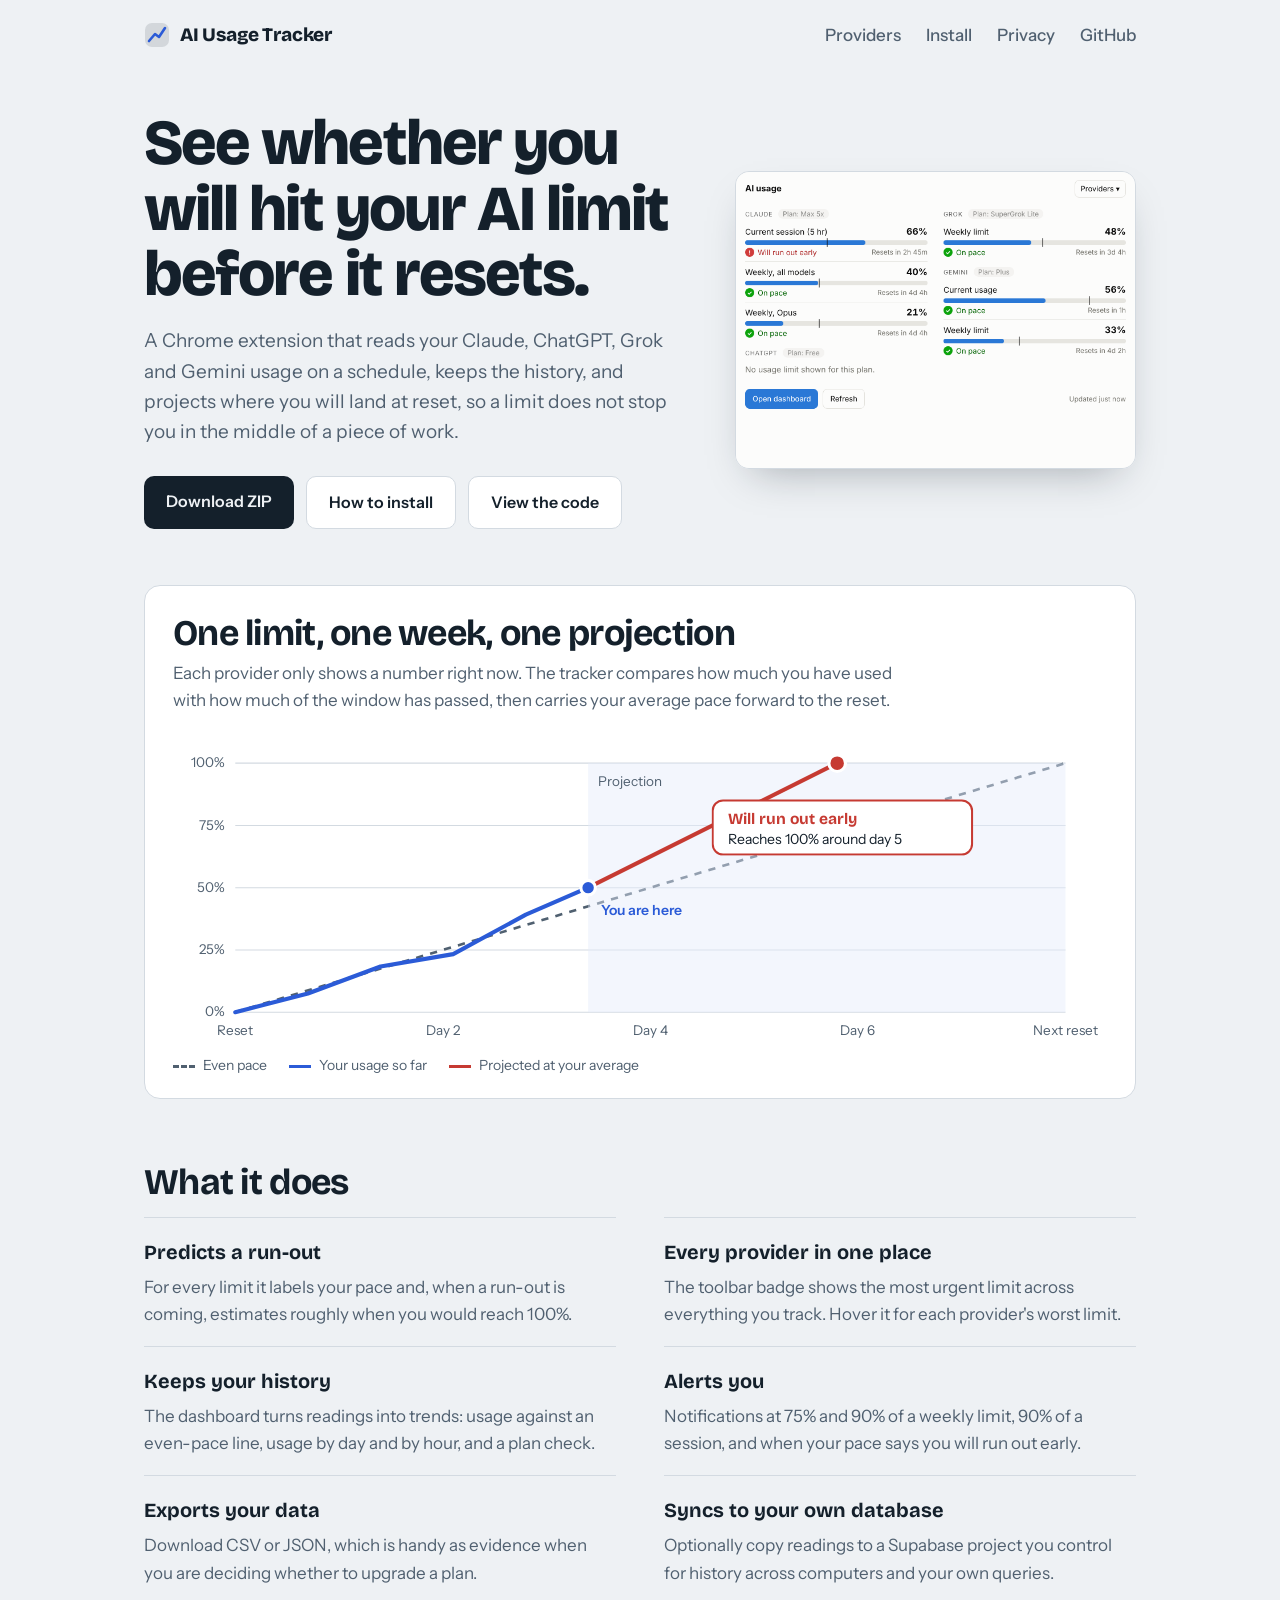
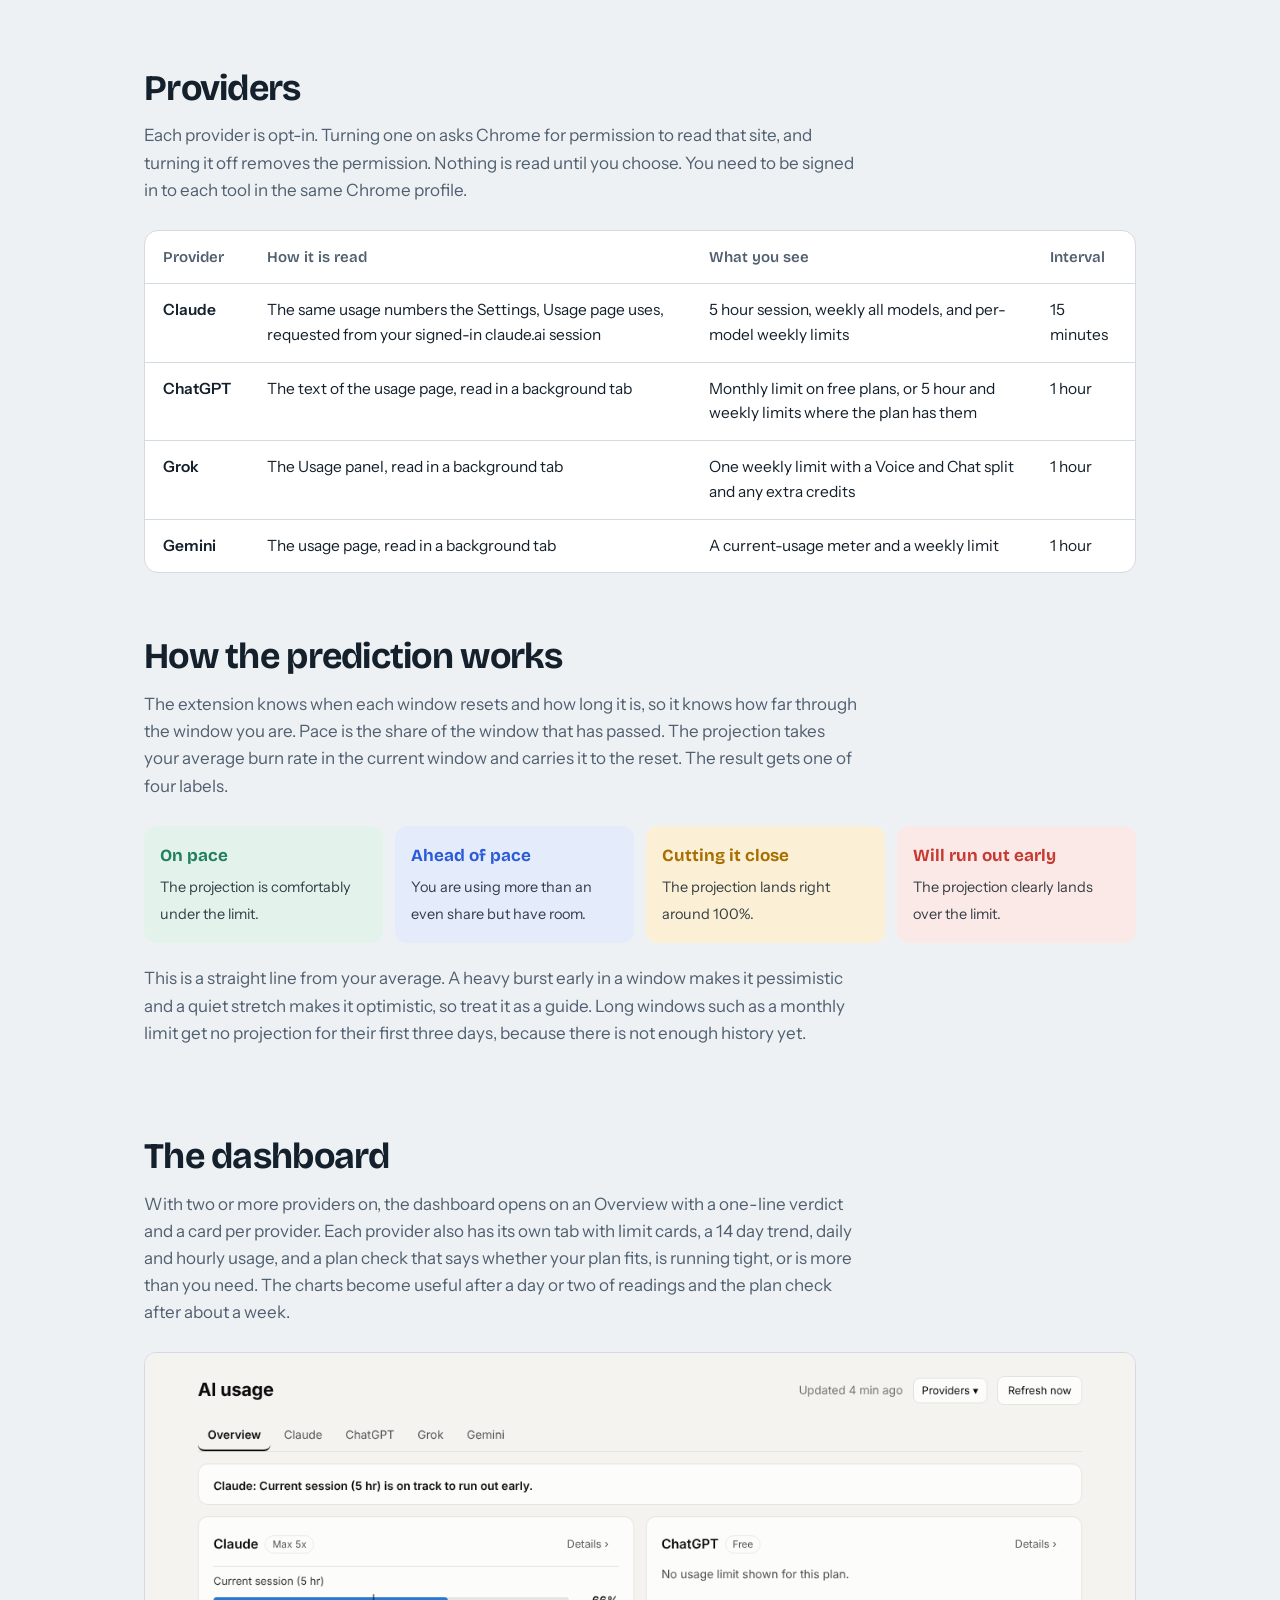
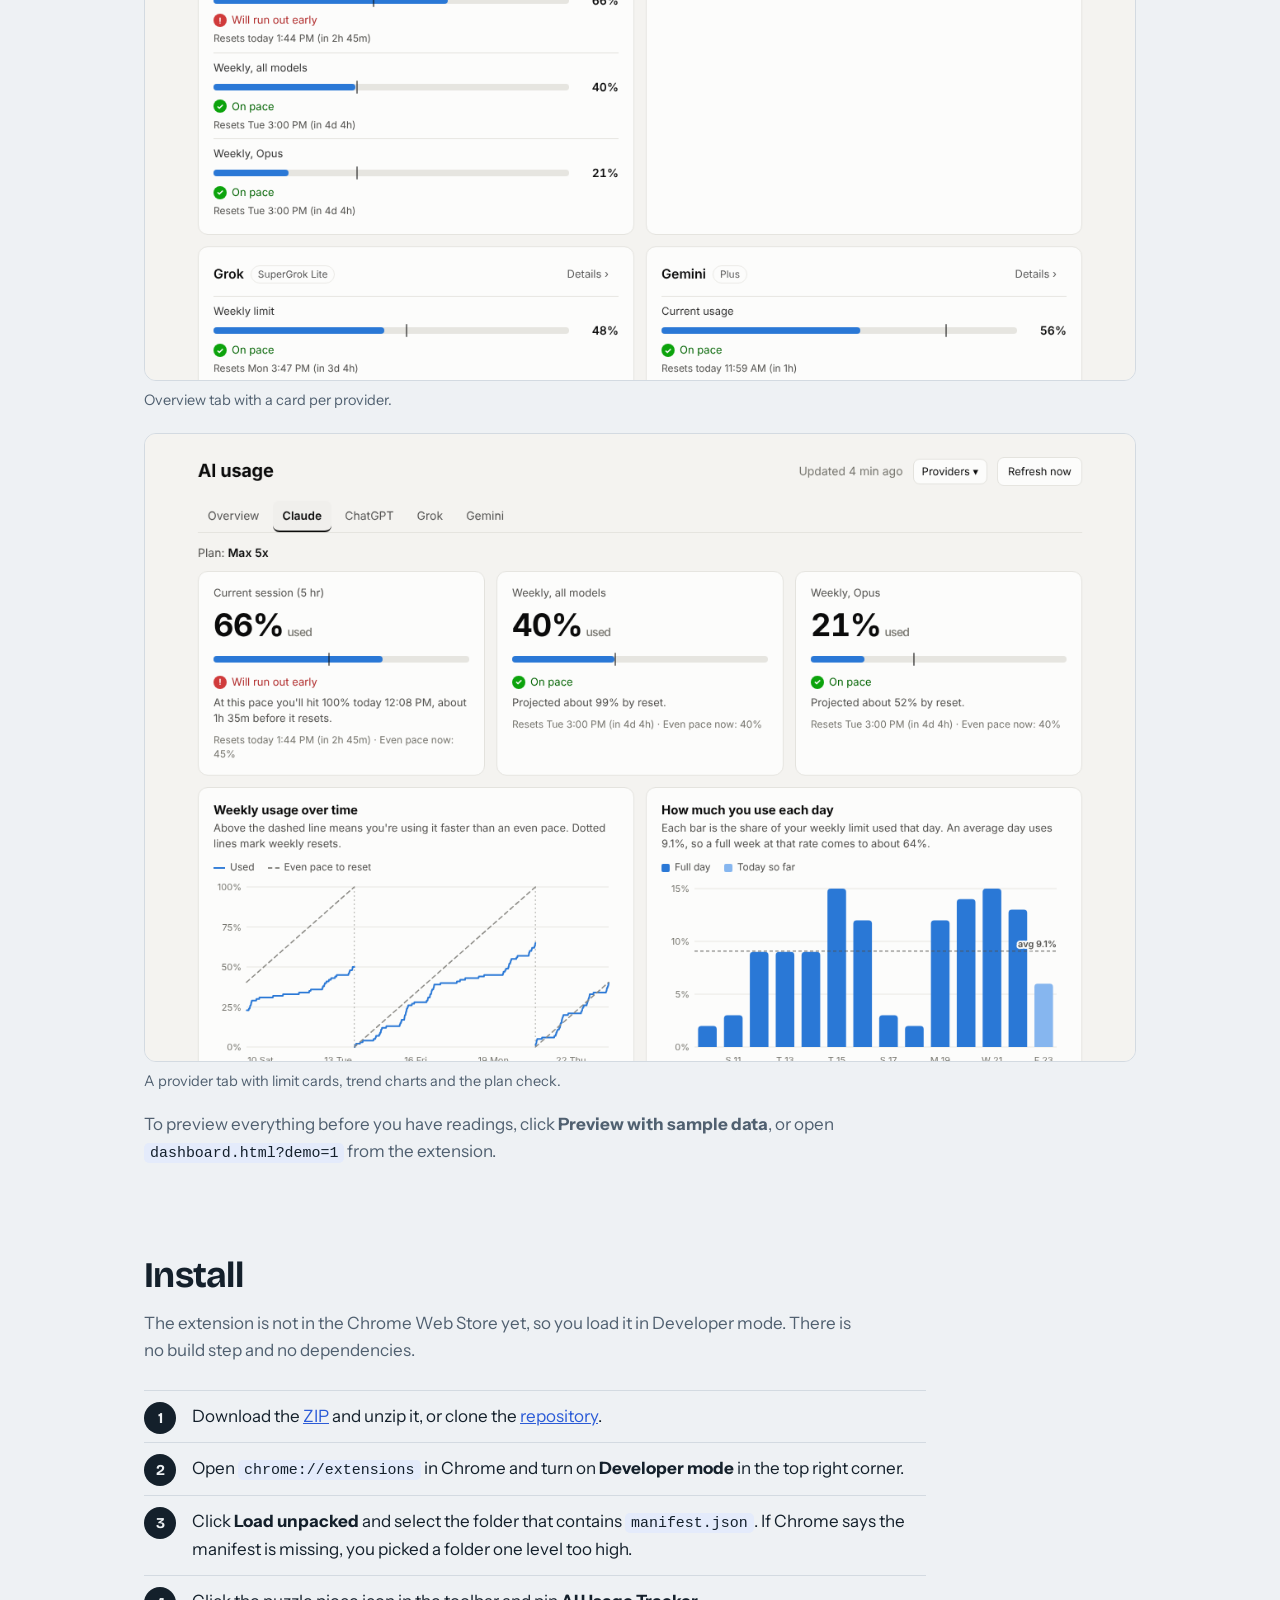
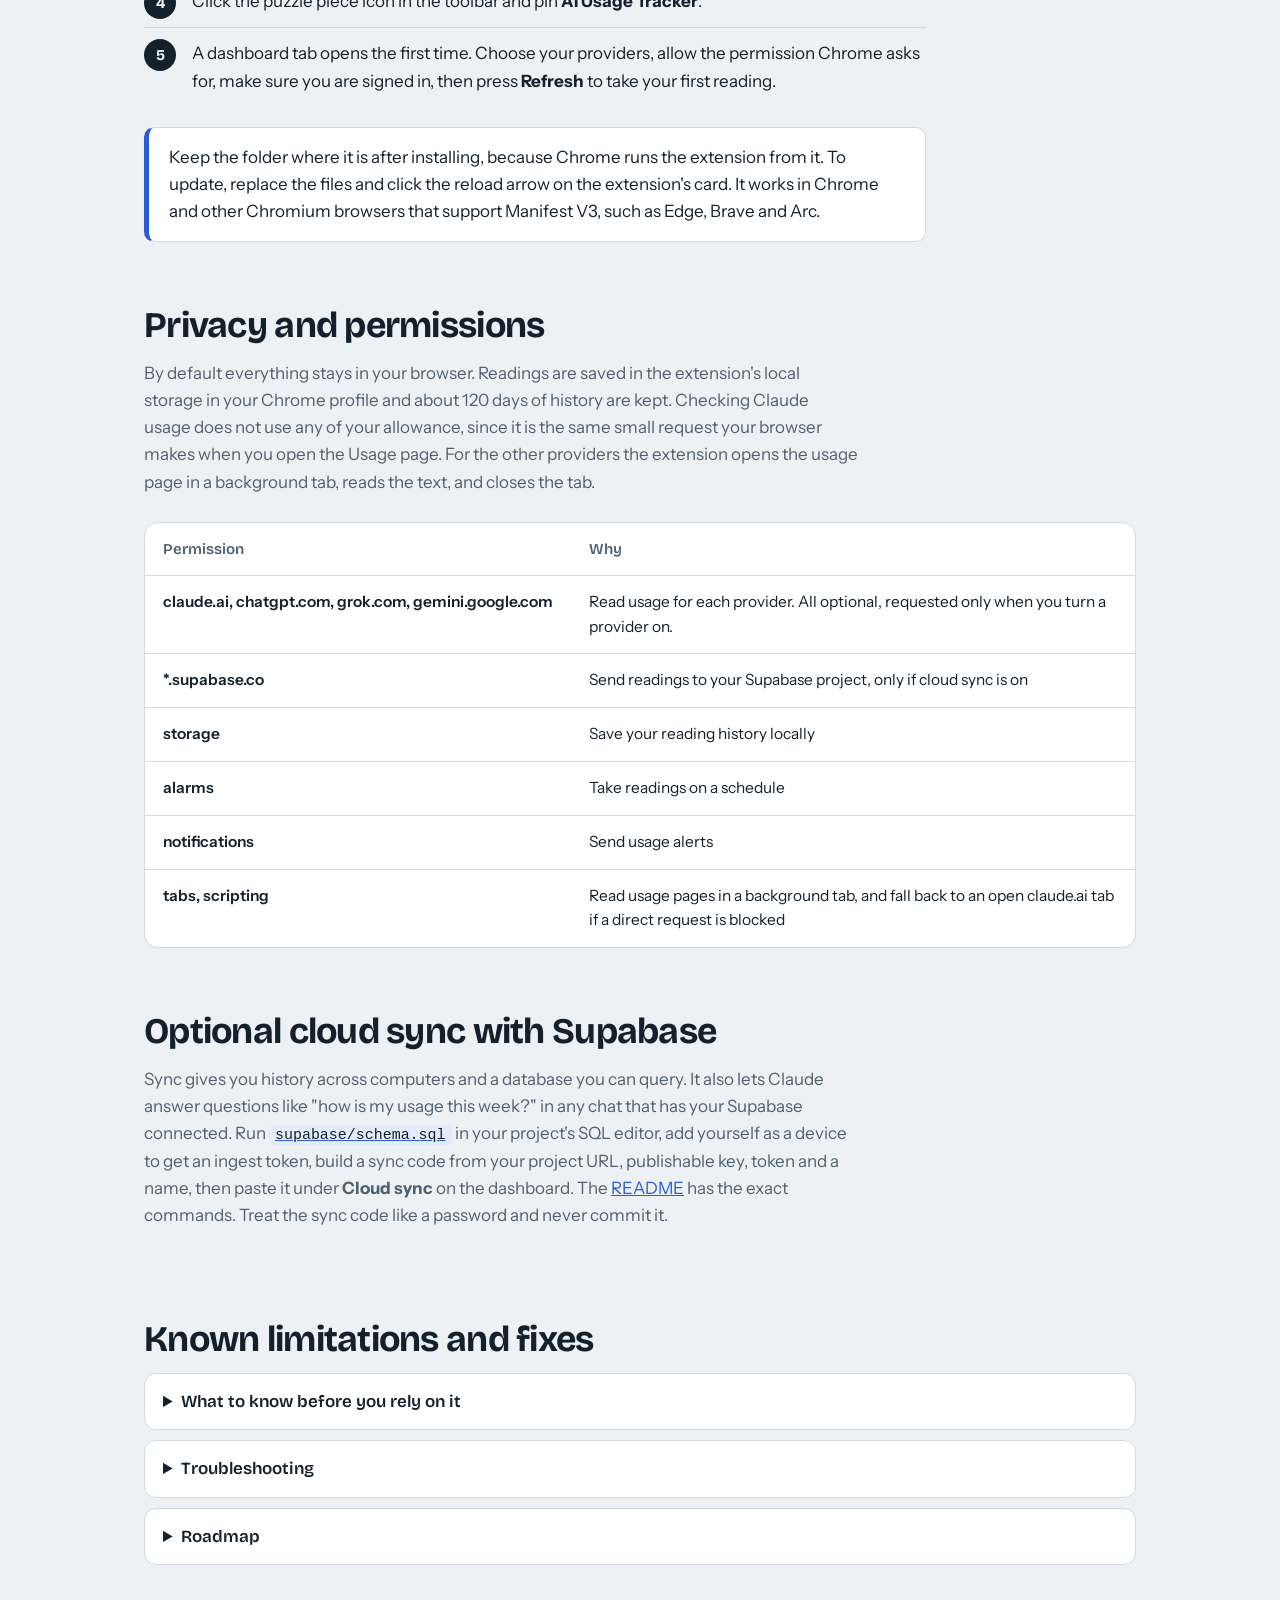
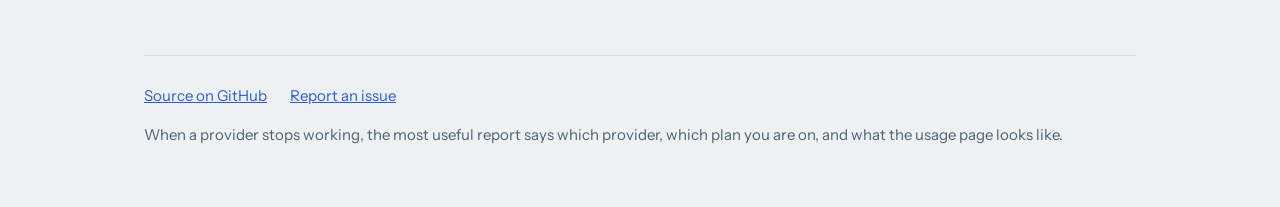
<file: docs/index.html>
<!doctype html>
<html lang="en">
<head>
<meta charset="utf-8">
<meta name="viewport" content="width=device-width, initial-scale=1">
<title>AI Usage Tracker</title>
<meta name="description" content="A Chrome extension that tracks your Claude, ChatGPT, Grok and Gemini plan usage, shows your pace against each limit, and tells you when you will run out before it resets.">
<meta property="og:title" content="AI Usage Tracker">
<meta property="og:description" content="Know whether you will hit your AI plan limit before it resets.">
<link rel="preconnect" href="https://fonts.googleapis.com">
<link rel="preconnect" href="https://fonts.gstatic.com" crossorigin>
<link href="https://fonts.googleapis.com/css2?family=Bricolage+Grotesque:opsz,wght@12..96,500;12..96,700;12..96,800&family=Instrument+Sans:wght@400;500;600&display=swap" rel="stylesheet">
<style>
:root{
  --paper:#eef1f4;
  --card:#ffffff;
  --ink:#14202b;
  --muted:#506070;
  --line:#d3dae1;
  --blue:#2b5bd7;
  --green:#23805a;
  --amber:#a86f00;
  --red:#c63a32;
  --red-soft:#fbe9e7;
  --green-soft:#e3f3ec;
  --amber-soft:#fbf0d6;
  --blue-soft:#e4ebfb;
  --head:"Bricolage Grotesque", "Segoe UI", system-ui, sans-serif;
  --body:"Instrument Sans", "Segoe UI", system-ui, sans-serif;
}
@media (prefers-color-scheme: dark){
  :root{
    --paper:#0f1720;
    --card:#17212c;
    --ink:#e8eef4;
    --muted:#9db0c1;
    --line:#2a3846;
    --blue:#7da2ff;
    --green:#5fd0a0;
    --amber:#f0be4d;
    --red:#ff7b72;
    --red-soft:#3a1f1f;
    --green-soft:#16342a;
    --amber-soft:#3a2f14;
    --blue-soft:#1b2a4a;
  }
}
*{box-sizing:border-box}
html{scroll-behavior:smooth}
body{margin:0;background:var(--paper);color:var(--ink);font-family:var(--body);font-size:17px;line-height:1.6;-webkit-font-smoothing:antialiased}
a{color:var(--blue)}
a:focus-visible,button:focus-visible,summary:focus-visible{outline:3px solid var(--blue);outline-offset:3px;border-radius:4px}
.wrap{max-width:1040px;margin:0 auto;padding:0 24px}
header.top{display:flex;align-items:center;justify-content:space-between;padding:20px 0}
.brand{font-family:var(--head);font-weight:800;font-size:19px;letter-spacing:-.01em;color:var(--ink);text-decoration:none;display:flex;align-items:center;gap:10px}
.brand svg{display:block}
.toplinks a{margin-left:22px;font-weight:500;color:var(--muted);text-decoration:none}
.toplinks a:hover{color:var(--ink)}
.hero{padding:40px 0 20px;display:grid;grid-template-columns:1.15fr .85fr;gap:48px;align-items:center}
h1{font-family:var(--head);font-weight:800;font-size:clamp(38px,6vw,64px);line-height:1.02;letter-spacing:-.03em;margin:0 0 20px}
.lede{font-size:19px;color:var(--muted);max-width:34em;margin:0 0 28px}
.cta{display:flex;gap:12px;flex-wrap:wrap}
.btn{display:inline-block;padding:13px 22px;border-radius:10px;font-weight:600;text-decoration:none;font-size:16px}
.btn.primary{background:var(--ink);color:var(--paper)}
.btn.ghost{border:1.5px solid var(--line);color:var(--ink);background:var(--card)}
.hero-shot{justify-self:center}
.hero-shot img{display:block;max-width:100%;max-height:520px;width:auto;border-radius:14px;border:1px solid var(--line);box-shadow:0 18px 40px -18px rgba(20,32,43,.35)}

/* pace chart */
.pace{margin:36px 0 8px;background:var(--card);border:1px solid var(--line);border-radius:16px;padding:28px 28px 22px}
.pace h2{margin:0 0 6px}
.pace p.sub{margin:0 0 18px;color:var(--muted);max-width:44em}
.pace svg{width:100%;height:auto;display:block}
.pace .legend{display:flex;gap:22px;flex-wrap:wrap;font-size:14px;color:var(--muted);margin-top:10px}
.sw{display:inline-block;width:22px;height:0;border-top:3px solid;vertical-align:middle;margin-right:8px}
.sw.dash{border-top-style:dashed}
#draw{stroke-dasharray:1;stroke-dashoffset:1}
@media (prefers-reduced-motion:no-preference){
  #draw{animation:draw 2.2s .3s ease-out forwards}
  .flag{opacity:0;animation:pop .5s 2.3s ease-out forwards}
}
@media (prefers-reduced-motion:reduce){#draw{stroke-dashoffset:0}}
@keyframes draw{to{stroke-dashoffset:0}}
@keyframes pop{to{opacity:1}}

section{padding:56px 0 8px}
h2{font-family:var(--head);font-weight:700;font-size:clamp(26px,3.6vw,36px);letter-spacing:-.02em;line-height:1.1;margin:0 0 14px}
h3{font-family:var(--head);font-weight:700;font-size:20px;margin:0 0 6px}
.intro{color:var(--muted);max-width:42em;margin:0 0 26px}

.features{display:grid;grid-template-columns:repeat(2,1fr);gap:0 48px}
.feat{padding:18px 0;border-top:1px solid var(--line)}
.feat p{margin:0;color:var(--muted)}

.states{display:grid;grid-template-columns:repeat(4,1fr);gap:12px;margin:22px 0}
.state{border-radius:12px;padding:16px}
.state b{display:block;font-family:var(--head);font-size:17px;margin-bottom:4px}
.state span{font-size:14.5px}
.s-green{background:var(--green-soft);color:var(--green)}
.s-blue{background:var(--blue-soft);color:var(--blue)}
.s-amber{background:var(--amber-soft);color:var(--amber)}
.s-red{background:var(--red-soft);color:var(--red)}
.state span{color:var(--ink);opacity:.85}

.tablewrap{overflow-x:auto;background:var(--card);border:1px solid var(--line);border-radius:14px}
table{border-collapse:collapse;width:100%;min-width:640px;font-size:15.5px}
th,td{text-align:left;padding:14px 18px;border-bottom:1px solid var(--line);vertical-align:top}
th{font-family:var(--head);font-size:15px;color:var(--muted);font-weight:600}
tr:last-child td{border-bottom:0}
td:first-child{font-weight:600;white-space:nowrap}

.shots{display:grid;grid-template-columns:1fr 1fr;gap:20px;margin-top:8px}
.shots figure{margin:0}
.shots img{width:100%;height:auto;display:block;border-radius:12px;border:1px solid var(--line);background:var(--card)}
.shots figcaption{font-size:14.5px;color:var(--muted);margin-top:8px}
.shots .wide{grid-column:1 / -1}

ol.steps{list-style:none;counter-reset:s;padding:0;margin:0;max-width:46em}
ol.steps li{counter-increment:s;position:relative;padding:12px 0 12px 48px;border-top:1px solid var(--line)}
ol.steps li::before{content:counter(s);position:absolute;left:0;top:11px;width:32px;height:32px;border-radius:50%;background:var(--ink);color:var(--paper);font-family:var(--head);font-weight:700;display:grid;place-items:center;font-size:15px}
code{font-family:ui-monospace,SFMono-Regular,Menlo,Consolas,monospace;font-size:.88em;background:var(--blue-soft);color:var(--ink);padding:2px 6px;border-radius:5px}
.note{background:var(--card);border:1px solid var(--line);border-left:5px solid var(--blue);border-radius:10px;padding:16px 20px;max-width:46em;margin-top:20px}
.note p{margin:0}

details{background:var(--card);border:1px solid var(--line);border-radius:12px;padding:0 18px;margin-bottom:10px}
summary{cursor:pointer;font-weight:600;padding:14px 0;font-family:var(--head);font-size:17px}
details p,details ul{margin:0 0 14px;color:var(--muted)}
details ul{padding-left:20px}

.twocol{display:grid;grid-template-columns:1fr 1fr;gap:40px}
footer{margin-top:72px;border-top:1px solid var(--line);padding:28px 0 48px;color:var(--muted);font-size:15px}
footer a{margin-right:20px}

@media (max-width:820px){
  .hero{grid-template-columns:1fr;gap:28px}
  .hero-shot{order:2}
  .features,.twocol,.shots{grid-template-columns:1fr}
  .states{grid-template-columns:1fr 1fr}
  .toplinks a:not(:last-child){display:none}
}
@media (max-width:480px){
  .wrap{padding:0 16px}
  .pace{padding:20px 16px 16px}
  .states{grid-template-columns:1fr}
}
</style>
</head>
<body>
<div class="wrap">
  <header class="top">
    <a class="brand" href="#top">
      <svg width="26" height="26" viewBox="0 0 26 26" aria-hidden="true"><rect x="1" y="1" width="24" height="24" rx="7" fill="currentColor" opacity=".12"/><path d="M5 19 L11 12 L15 15 L21 6" fill="none" stroke="#2b5bd7" stroke-width="2.6" stroke-linecap="round" stroke-linejoin="round"/></svg>
      AI Usage Tracker
    </a>
    <nav class="toplinks" aria-label="Page">
      <a href="#providers">Providers</a>
      <a href="#install">Install</a>
      <a href="#privacy">Privacy</a>
      <a href="https://github.com/marcus-erickson/AIUsageExtension">GitHub</a>
    </nav>
  </header>

  <main id="top">
    <div class="hero">
      <div>
        <h1>See whether you will hit your AI limit before it resets.</h1>
        <p class="lede">A Chrome extension that reads your Claude, ChatGPT, Grok and Gemini usage on a schedule, keeps the history, and projects where you will land at reset, so a limit does not stop you in the middle of a piece of work.</p>
        <div class="cta">
          <a class="btn primary" href="https://github.com/marcus-erickson/AIUsageExtension/archive/refs/heads/main.zip">Download ZIP</a>
          <a class="btn ghost" href="#install">How to install</a>
          <a class="btn ghost" href="https://github.com/marcus-erickson/AIUsageExtension">View the code</a>
        </div>
      </div>
      <div class="hero-shot">
        <img src="popup.png" alt="The extension popup listing usage for several providers, each with a percent used and a pace label">
      </div>
    </div>

    <div class="pace">
      <h2>One limit, one week, one projection</h2>
      <p class="sub">Each provider only shows a number right now. The tracker compares how much you have used with how much of the window has passed, then carries your average pace forward to the reset.</p>
      <svg viewBox="0 0 900 300" role="img" aria-labelledby="pt pd">
        <title id="pt">Example weekly usage projected past the limit</title>
        <desc id="pd">A dashed even-pace line rises evenly to one hundred percent at reset. Actual usage rises faster and is projected to reach one hundred percent on Thursday, before the weekly reset.</desc>
        <g stroke="var(--line)" stroke-width="1">
          <line x1="60" y1="30" x2="860" y2="30"/>
          <line x1="60" y1="90" x2="860" y2="90"/>
          <line x1="60" y1="150" x2="860" y2="150"/>
          <line x1="60" y1="210" x2="860" y2="210"/>
          <line x1="60" y1="270" x2="860" y2="270"/>
        </g>
        <g fill="var(--muted)" font-size="13" font-family="Instrument Sans, sans-serif" text-anchor="end">
          <text x="50" y="34">100%</text>
          <text x="50" y="94">75%</text>
          <text x="50" y="154">50%</text>
          <text x="50" y="214">25%</text>
          <text x="50" y="274">0%</text>
        </g>
        <g fill="var(--muted)" font-size="13" font-family="Instrument Sans, sans-serif" text-anchor="middle">
          <text x="60" y="292">Reset</text>
          <text x="260" y="292">Day 2</text>
          <text x="460" y="292">Day 4</text>
          <text x="660" y="292">Day 6</text>
          <text x="860" y="292">Next reset</text>
        </g>
        <line x1="60" y1="270" x2="860" y2="30" stroke="var(--muted)" stroke-width="2.5" stroke-dasharray="7 7"/>
        <!-- future shaded -->
        <rect x="400" y="30" width="460" height="240" fill="var(--blue-soft)" opacity=".45"/>
        <text x="410" y="52" fill="var(--muted)" font-size="13" font-family="Instrument Sans, sans-serif">Projection</text>
        <!-- actual usage -->
        <polyline points="60,270 130,252 200,226 270,214 340,176 400,150" fill="none" stroke="var(--blue)" stroke-width="4" stroke-linecap="round" stroke-linejoin="round"/>
        <!-- projected -->
        <line id="draw" pathLength="1" x1="400" y1="150" x2="640" y2="30" stroke="var(--red)" stroke-width="4" stroke-linecap="round" stroke-dasharray="1" />
        <circle cx="400" cy="150" r="7" fill="var(--blue)" stroke="var(--card)" stroke-width="3"/>
        <g class="flag">
          <circle cx="640" cy="30" r="8" fill="var(--red)" stroke="var(--card)" stroke-width="3"/>
          <rect x="520" y="66" width="250" height="52" rx="10" fill="var(--card)" stroke="var(--red)" stroke-width="2"/>
          <text x="535" y="89" fill="var(--red)" font-size="15" font-weight="700" font-family="Bricolage Grotesque, sans-serif">Will run out early</text>
          <text x="535" y="108" fill="var(--ink)" font-size="13.5" font-family="Instrument Sans, sans-serif">Reaches 100% around day 5</text>
        </g>
        <text x="412" y="176" fill="var(--blue)" font-size="13.5" font-weight="600" font-family="Instrument Sans, sans-serif">You are here</text>
      </svg>
      <div class="legend">
        <span><i class="sw dash" style="border-color:var(--muted)"></i>Even pace</span>
        <span><i class="sw" style="border-color:var(--blue)"></i>Your usage so far</span>
        <span><i class="sw" style="border-color:var(--red)"></i>Projected at your average</span>
      </div>
    </div>
  </main>

  <section id="what">
    <h2>What it does</h2>
    <div class="features">
      <div class="feat"><h3>Predicts a run-out</h3><p>For every limit it labels your pace and, when a run-out is coming, estimates roughly when you would reach 100%.</p></div>
      <div class="feat"><h3>Every provider in one place</h3><p>The toolbar badge shows the most urgent limit across everything you track. Hover it for each provider's worst limit.</p></div>
      <div class="feat"><h3>Keeps your history</h3><p>The dashboard turns readings into trends: usage against an even-pace line, usage by day and by hour, and a plan check.</p></div>
      <div class="feat"><h3>Alerts you</h3><p>Notifications at 75% and 90% of a weekly limit, 90% of a session, and when your pace says you will run out early.</p></div>
      <div class="feat"><h3>Exports your data</h3><p>Download CSV or JSON, which is handy as evidence when you are deciding whether to upgrade a plan.</p></div>
      <div class="feat"><h3>Syncs to your own database</h3><p>Optionally copy readings to a Supabase project you control for history across computers and your own queries.</p></div>
    </div>
  </section>

  <section id="providers">
    <h2>Providers</h2>
    <p class="intro">Each provider is opt-in. Turning one on asks Chrome for permission to read that site, and turning it off removes the permission. Nothing is read until you choose. You need to be signed in to each tool in the same Chrome profile.</p>
    <div class="tablewrap">
      <table>
        <thead><tr><th>Provider</th><th>How it is read</th><th>What you see</th><th>Interval</th></tr></thead>
        <tbody>
          <tr><td>Claude</td><td>The same usage numbers the Settings, Usage page uses, requested from your signed-in claude.ai session</td><td>5 hour session, weekly all models, and per-model weekly limits</td><td>15 minutes</td></tr>
          <tr><td>ChatGPT</td><td>The text of the usage page, read in a background tab</td><td>Monthly limit on free plans, or 5 hour and weekly limits where the plan has them</td><td>1 hour</td></tr>
          <tr><td>Grok</td><td>The Usage panel, read in a background tab</td><td>One weekly limit with a Voice and Chat split and any extra credits</td><td>1 hour</td></tr>
          <tr><td>Gemini</td><td>The usage page, read in a background tab</td><td>A current-usage meter and a weekly limit</td><td>1 hour</td></tr>
        </tbody>
      </table>
    </div>
  </section>

  <section id="prediction">
    <h2>How the prediction works</h2>
    <p class="intro">The extension knows when each window resets and how long it is, so it knows how far through the window you are. Pace is the share of the window that has passed. The projection takes your average burn rate in the current window and carries it to the reset. The result gets one of four labels.</p>
    <div class="states">
      <div class="state s-green"><b>On pace</b><span>The projection is comfortably under the limit.</span></div>
      <div class="state s-blue"><b>Ahead of pace</b><span>You are using more than an even share but have room.</span></div>
      <div class="state s-amber"><b>Cutting it close</b><span>The projection lands right around 100%.</span></div>
      <div class="state s-red"><b>Will run out early</b><span>The projection clearly lands over the limit.</span></div>
    </div>
    <p class="intro">This is a straight line from your average. A heavy burst early in a window makes it pessimistic and a quiet stretch makes it optimistic, so treat it as a guide. Long windows such as a monthly limit get no projection for their first three days, because there is not enough history yet.</p>
  </section>

  <section id="dashboard">
    <h2>The dashboard</h2>
    <p class="intro">With two or more providers on, the dashboard opens on an Overview with a one-line verdict and a card per provider. Each provider also has its own tab with limit cards, a 14 day trend, daily and hourly usage, and a plan check that says whether your plan fits, is running tight, or is more than you need. The charts become useful after a day or two of readings and the plan check after about a week.</p>
    <div class="shots">
      <figure class="wide"><img src="overview.png" alt="Dashboard overview with one card per provider and a one-line verdict" loading="lazy"><figcaption>Overview tab with a card per provider.</figcaption></figure>
      <figure class="wide"><img src="claude-tab.png" alt="Claude tab of the dashboard showing limit cards, a 14 day trend and usage by hour" loading="lazy"><figcaption>A provider tab with limit cards, trend charts and the plan check.</figcaption></figure>
    </div>
    <p class="intro" style="margin-top:18px">To preview everything before you have readings, click <b>Preview with sample data</b>, or open <code>dashboard.html?demo=1</code> from the extension.</p>
  </section>

  <section id="install">
    <h2>Install</h2>
    <p class="intro">The extension is not in the Chrome Web Store yet, so you load it in Developer mode. There is no build step and no dependencies.</p>
    <ol class="steps">
      <li>Download the <a href="https://github.com/marcus-erickson/AIUsageExtension/archive/refs/heads/main.zip">ZIP</a> and unzip it, or clone the <a href="https://github.com/marcus-erickson/AIUsageExtension">repository</a>.</li>
      <li>Open <code>chrome://extensions</code> in Chrome and turn on <b>Developer mode</b> in the top right corner.</li>
      <li>Click <b>Load unpacked</b> and select the folder that contains <code>manifest.json</code>. If Chrome says the manifest is missing, you picked a folder one level too high.</li>
      <li>Click the puzzle piece icon in the toolbar and pin <b>AI Usage Tracker</b>.</li>
      <li>A dashboard tab opens the first time. Choose your providers, allow the permission Chrome asks for, make sure you are signed in, then press <b>Refresh</b> to take your first reading.</li>
    </ol>
    <div class="note"><p>Keep the folder where it is after installing, because Chrome runs the extension from it. To update, replace the files and click the reload arrow on the extension's card. It works in Chrome and other Chromium browsers that support Manifest V3, such as Edge, Brave and Arc.</p></div>
  </section>

  <section id="privacy">
    <h2>Privacy and permissions</h2>
    <p class="intro">By default everything stays in your browser. Readings are saved in the extension's local storage in your Chrome profile and about 120 days of history are kept. Checking Claude usage does not use any of your allowance, since it is the same small request your browser makes when you open the Usage page. For the other providers the extension opens the usage page in a background tab, reads the text, and closes the tab.</p>
    <div class="tablewrap">
      <table>
        <thead><tr><th>Permission</th><th>Why</th></tr></thead>
        <tbody>
          <tr><td>claude.ai, chatgpt.com, grok.com, gemini.google.com</td><td>Read usage for each provider. All optional, requested only when you turn a provider on.</td></tr>
          <tr><td>*.supabase.co</td><td>Send readings to your Supabase project, only if cloud sync is on</td></tr>
          <tr><td>storage</td><td>Save your reading history locally</td></tr>
          <tr><td>alarms</td><td>Take readings on a schedule</td></tr>
          <tr><td>notifications</td><td>Send usage alerts</td></tr>
          <tr><td>tabs, scripting</td><td>Read usage pages in a background tab, and fall back to an open claude.ai tab if a direct request is blocked</td></tr>
        </tbody>
      </table>
    </div>
  </section>

  <section id="sync">
    <h2>Optional cloud sync with Supabase</h2>
    <p class="intro">Sync gives you history across computers and a database you can query. It also lets Claude answer questions like "how is my usage this week?" in any chat that has your Supabase connected. Run <a href="https://github.com/marcus-erickson/AIUsageExtension/blob/main/supabase/schema.sql"><code>supabase/schema.sql</code></a> in your project's SQL editor, add yourself as a device to get an ingest token, build a sync code from your project URL, publishable key, token and a name, then paste it under <b>Cloud sync</b> on the dashboard. The <a href="https://github.com/marcus-erickson/AIUsageExtension#optional-cloud-sync-with-supabase">README</a> has the exact commands. Treat the sync code like a password and never commit it.</p>
  </section>

  <section id="limits">
    <h2>Known limitations and fixes</h2>
    <details>
      <summary>What to know before you rely on it</summary>
      <ul>
        <li>None of these are official usage APIs. Claude's endpoint is what its own Settings page uses, and the other providers are read from page text, so any of them can change without notice.</li>
        <li>It is not in the Chrome Web Store, so it does not update automatically.</li>
        <li>Readings are only taken while Chrome is open and you are signed in to the tracked site.</li>
        <li>Usage cannot be broken down by app. Claude usage from the web, desktop, mobile and Claude Code all appear together.</li>
        <li>Layouts for plans the author has not had access to, such as paid ChatGPT plans, are untested.</li>
      </ul>
    </details>
    <details>
      <summary>Troubleshooting</summary>
      <ul>
        <li><b>Manifest file is missing or unreadable:</b> select the folder that directly contains <code>manifest.json</code>.</li>
        <li><b>Not signed in:</b> sign in to that site in the same Chrome profile, then press Refresh.</li>
        <li><b>Claude readings fail with an HTTP error:</b> open a claude.ai tab and press Refresh. The extension can read through an open tab.</li>
        <li><b>Could not find the usage meters:</b> the provider changed its page. Open an issue and say which provider and what you see.</li>
        <li><b>Badge shows !:</b> the last reading failed. Open the popup to see why.</li>
      </ul>
    </details>
    <details>
      <summary>Roadmap</summary>
      <ul>
        <li>Estimating ordinary ChatGPT chat usage from message counts</li>
        <li>More providers</li>
        <li>A team view for admins using the official Anthropic and OpenAI usage APIs</li>
        <li>A Chrome Web Store release</li>
      </ul>
    </details>
  </section>

  <footer>
    <a href="https://github.com/marcus-erickson/AIUsageExtension">Source on GitHub</a>
    <a href="https://github.com/marcus-erickson/AIUsageExtension/issues">Report an issue</a>
    <p>When a provider stops working, the most useful report says which provider, which plan you are on, and what the usage page looks like.</p>
  </footer>
</div>
</body>
</html>
</file>
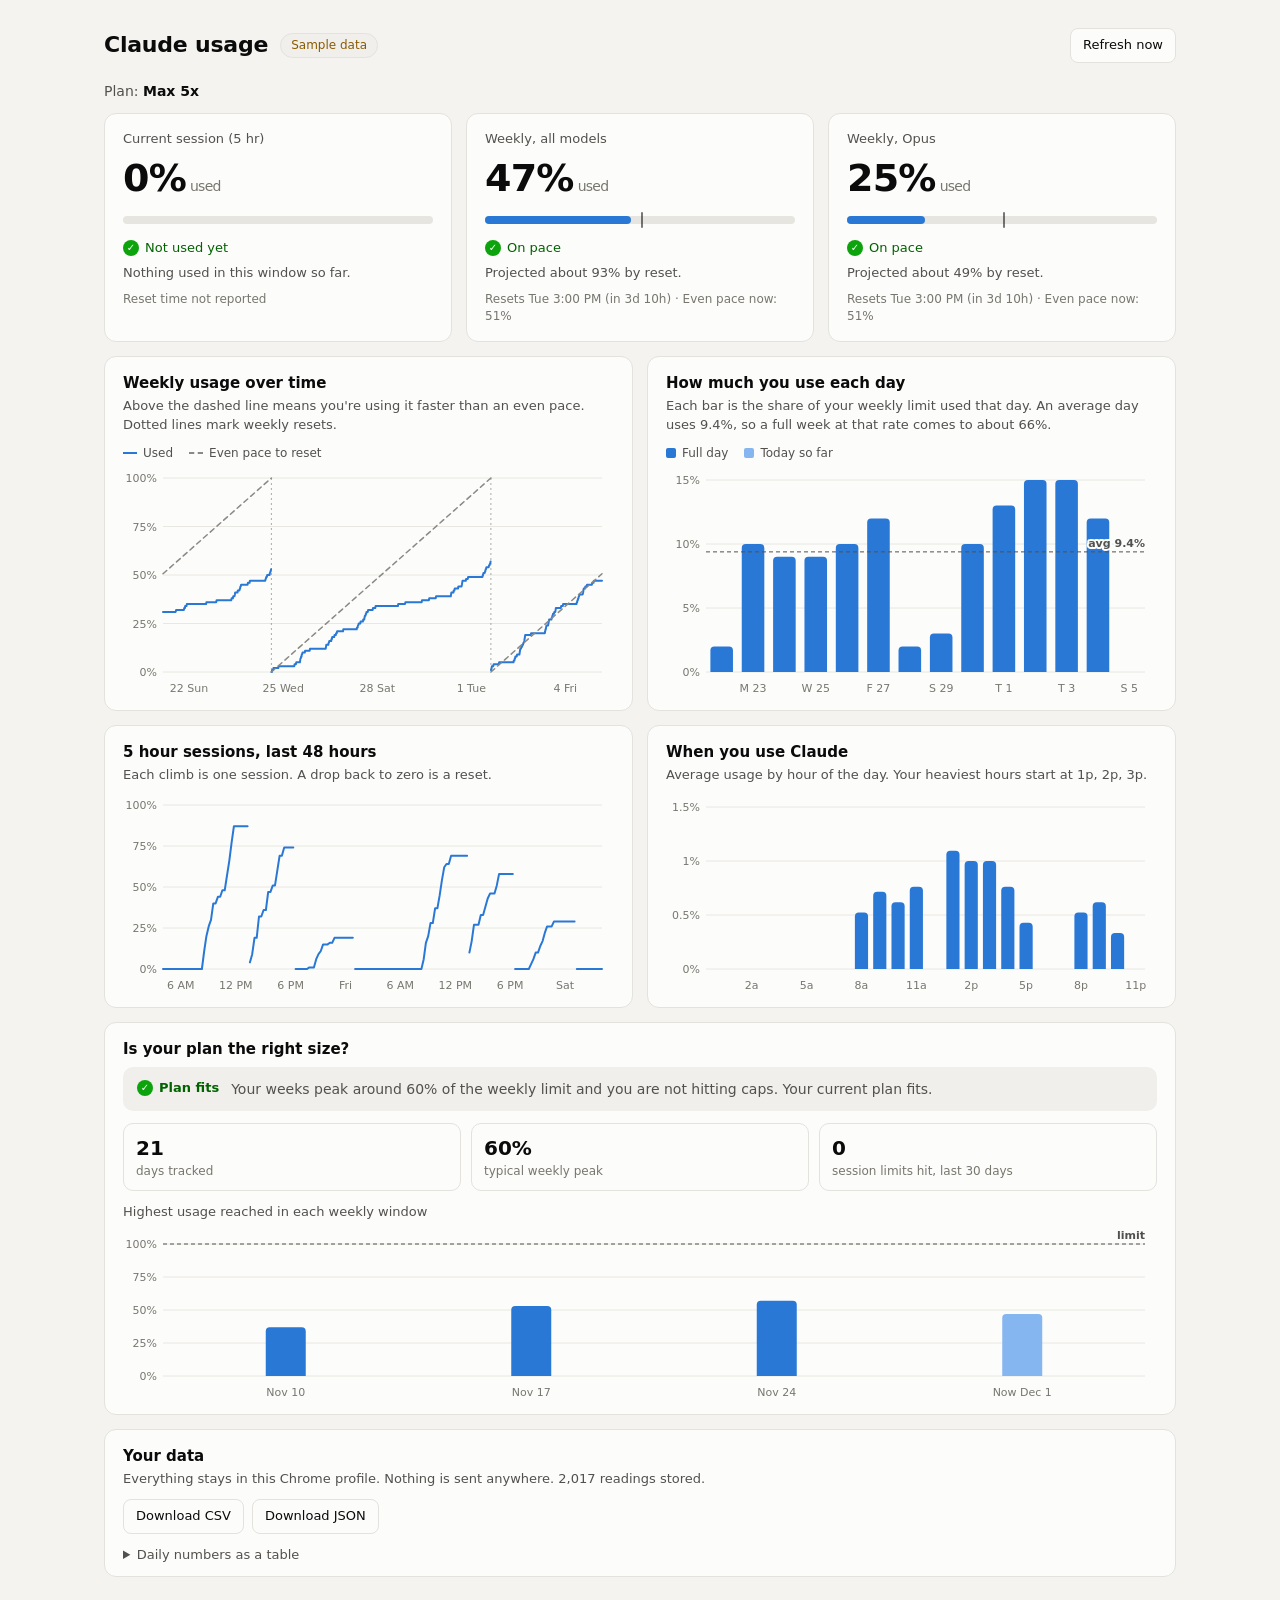
<file: dashboard.html>
<!doctype html>
<html>
<head>
<meta charset="utf-8">
<meta name="viewport" content="width=device-width, initial-scale=1">
<title>Claude Usage Dashboard</title>
<link rel="stylesheet" href="styles.css">
<style>
  .wrap { max-width: 1120px; margin: 0 auto; padding: 28px 24px 60px; }
  header { display: flex; flex-wrap: wrap; gap: 12px; align-items: center; margin-bottom: 18px; }
  header h1 { font-size: 22px; margin: 0; letter-spacing: -0.01em; }
  .pill { font-size: 12px; padding: 3px 10px; border-radius: 999px; background: var(--surface-2); color: var(--text-secondary); border: 1px solid var(--border); }
  .pill.demo { color: var(--warning-text); }
  header .spacer { flex: 1; }
  .banner { padding: 10px 14px; border-radius: 10px; background: var(--surface-1); border: 1px solid var(--border); margin-bottom: 16px; font-size: 13px; }
  .banner.err { color: var(--critical-text); }
  .cards { display: grid; grid-template-columns: repeat(auto-fit, minmax(260px, 1fr)); gap: 14px; margin-bottom: 14px; }
  .card { background: var(--surface-1); border: 1px solid var(--border); border-radius: var(--radius); padding: 16px 18px; }
  .card .lbl { color: var(--text-secondary); font-size: 13px; }
  .card .big { font-size: 38px; font-weight: 680; letter-spacing: -0.02em; margin: 2px 0 10px; }
  .card .big small { font-size: 14px; font-weight: 500; color: var(--text-muted); margin-left: 4px; }
  .card .bar { margin-bottom: 12px; }
  .card .detail { font-size: 13px; color: var(--text-secondary); margin-top: 6px; }
  .card .reset { font-size: 12px; color: var(--text-muted); margin-top: 8px; }
  .grid2 { display: grid; grid-template-columns: repeat(auto-fit, minmax(440px, 1fr)); gap: 14px; margin-bottom: 14px; }
  .panel { background: var(--surface-1); border: 1px solid var(--border); border-radius: var(--radius); padding: 16px 18px 12px; min-width: 0; }
  .panel h2 { font-size: 15px; margin: 0 0 2px; }
  .panel .sub { font-size: 13px; color: var(--text-secondary); margin: 0 0 10px; }
  .chart { position: relative; width: 100%; }
  .chart svg { display: block; width: 100%; overflow: visible; }
  .legend { display: flex; gap: 16px; font-size: 12px; color: var(--text-secondary); margin: 2px 0 6px; }
  .legend i { display: inline-block; width: 14px; height: 0; border-top: 2px solid var(--series-1); vertical-align: middle; margin-right: 6px; }
  .legend i.pace { border-top: 2px dashed var(--pace); }
  .legend i.part { width: 10px; height: 10px; border: 0; border-radius: 2px; background: var(--series-1-soft); }
  .legend i.full { width: 10px; height: 10px; border: 0; border-radius: 2px; background: var(--series-1); }
  .tip { position: absolute; pointer-events: none; background: var(--surface-1); border: 1px solid var(--border); border-radius: 8px;
    padding: 7px 10px; font-size: 12px; box-shadow: 0 4px 16px rgba(0,0,0,.12); white-space: nowrap; z-index: 5; display: none; }
  .tip b { font-size: 13px; }
  .axis text { fill: var(--text-muted); font-size: 11px; }
  .gridline { stroke: var(--grid); stroke-width: 1; }
  .verdict { display: flex; gap: 12px; align-items: flex-start; padding: 12px 14px; border-radius: 10px; background: var(--surface-2); margin: 6px 0 12px; }
  .verdict .status { font-weight: 600; white-space: nowrap; }
  .facts { display: grid; grid-template-columns: repeat(3, 1fr); gap: 10px; margin-bottom: 8px; }
  .fact { padding: 10px 12px; border: 1px solid var(--border); border-radius: 10px; }
  .fact .v { font-size: 20px; font-weight: 650; }
  .fact .k { font-size: 12px; color: var(--text-muted); }
  .tools { display: flex; flex-wrap: wrap; gap: 8px; align-items: center; }
  details { margin-top: 12px; }
  details summary { cursor: pointer; color: var(--text-secondary); font-size: 13px; }
  pre { background: var(--surface-2); padding: 12px; border-radius: 8px; font-size: 12px; overflow: auto; max-height: 300px; }
  label.toggle { display: inline-flex; align-items: center; gap: 6px; font-size: 13px; color: var(--text-secondary); margin-left: 6px; }
  .sync { margin-top: 16px; padding-top: 14px; border-top: 1px solid var(--border); }
  .sync h3 { font-size: 14px; margin: 0 0 2px; }
  .sync input { flex: 1; min-width: 220px; font: inherit; font-size: 13px; padding: 7px 10px; border-radius: 8px; border: 1px solid var(--border); background: var(--surface-1); color: var(--text-primary); }
  .empty { text-align: center; padding: 60px 20px; }
  .empty h2 { margin: 0 0 6px; }
  table.data { width: 100%; border-collapse: collapse; font-size: 12px; margin-top: 8px; }
  table.data th, table.data td { text-align: right; padding: 4px 8px; border-bottom: 1px solid var(--border); }
  table.data th:first-child, table.data td:first-child { text-align: left; }
  @media (max-width: 560px) { .grid2 { grid-template-columns: 1fr; } .wrap { padding: 18px 16px 40px; } .facts { grid-template-columns: 1fr 1fr; } }
</style>
</head>
<body>
<div class="wrap">
  <header>
    <h1>Claude usage</h1>
    <span class="pill" id="plan" hidden></span>
    <span class="pill demo" id="demoPill" hidden>Sample data</span>
    <span class="spacer"></span>
    <span class="muted" id="updated"></span>
    <div id="provMenu"></div>
    <button id="refresh">Refresh now</button>
  </header>
  <div id="banner"></div>
  <main id="main"></main>
</div>
<script src="lib/providers.js"></script>
<script src="lib/core.js"></script>
<script src="lib/ui.js"></script>
<script src="lib/menu.js"></script>
<script src="lib/demo.js"></script>
<script src="lib/charts.js"></script>
<script src="dashboard.js"></script>
</body>
</html>
</file>
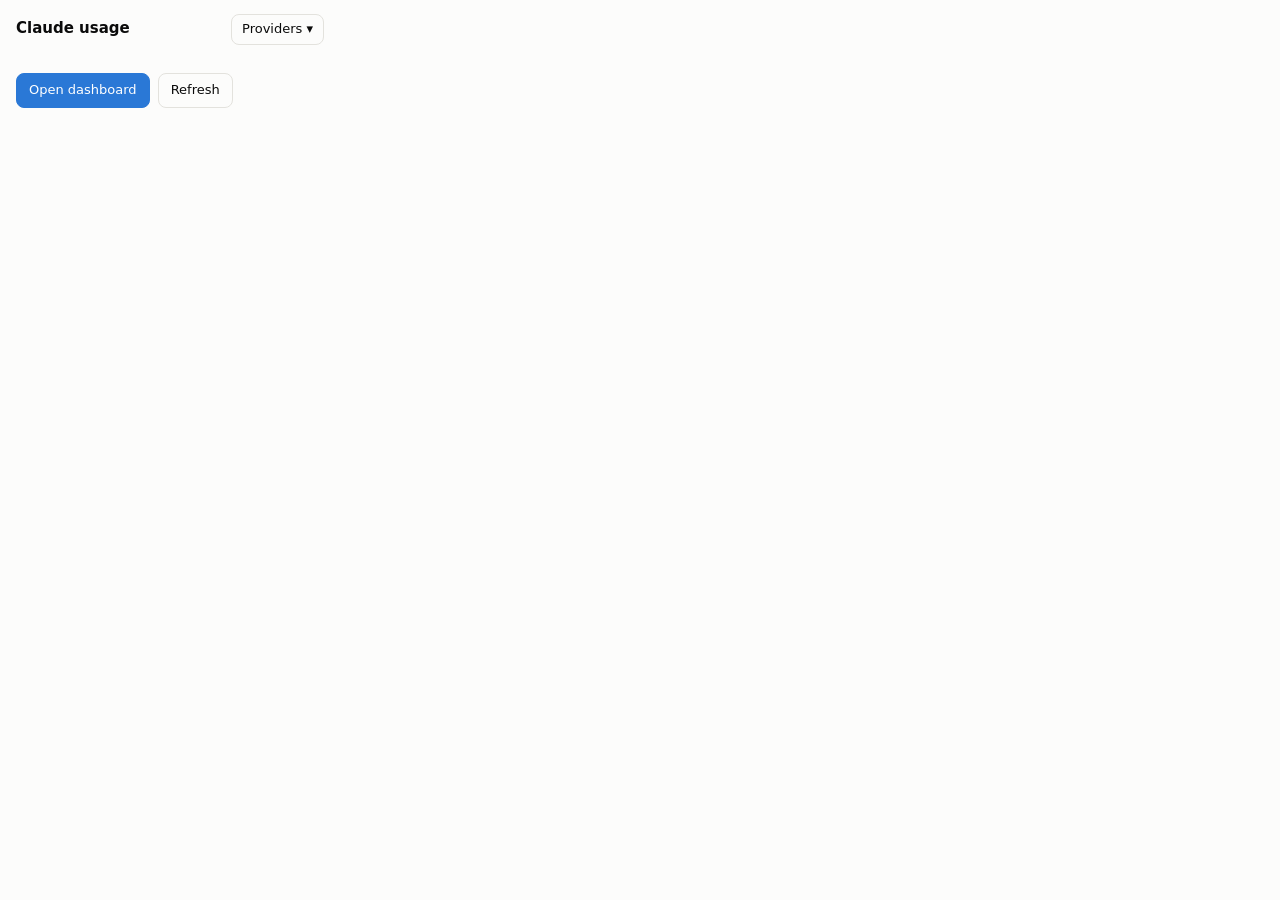
<file: popup.html>
<!doctype html>
<html>
<head>
<meta charset="utf-8">
<title>AI Usage Tracker</title>
<link rel="stylesheet" href="styles.css">
<style>
  body { width: 340px; background: var(--surface-1); }
  header { display: flex; align-items: baseline; justify-content: space-between; padding: 14px 16px 6px; }
  h1 { font-size: 15px; margin: 0; }
  .plan { font-size: 12px; padding: 2px 8px; border-radius: 999px; background: var(--surface-2); color: var(--text-secondary); }
  .rows { padding: 4px 16px 8px; }
  .row { padding: 8px 0; border-bottom: 1px solid var(--border); }
  .row:last-child { border-bottom: 0; }
  .top { display: flex; justify-content: space-between; align-items: baseline; margin-bottom: 5px; }
  .top .v { font-size: 18px; font-weight: 650; }
  .meta { display: flex; justify-content: space-between; margin-top: 5px; font-size: 12px; gap: 8px; }
  .err { margin: 6px 16px; padding: 8px 10px; border-radius: 8px; background: var(--surface-2); font-size: 12px; color: var(--critical-text); }
  footer { display: flex; gap: 8px; padding: 10px 16px 14px; align-items: center; }
  footer button { white-space: nowrap; }
  footer .muted { font-size: 12px; margin-left: auto; text-align: right; }
  .empty { padding: 18px 16px; color: var(--text-secondary); font-size: 13px; }
  /* Three or more providers: two columns, and tighter rows, so nothing scrolls. */
  body.wide { width: 700px; }
  .rows.cols { column-count: 2; column-gap: 28px; }
  .pgroup { break-inside: avoid; }
  .rows.cols .pgroup { padding-top: 10px; }
  .rows.cols .grp { margin-top: 0; }
  .rows.cols .row { padding: 6px 0; }
  .rows.cols .top { margin-bottom: 4px; }
  .rows.cols .top .v { font-size: 16px; }
  .rows.cols .meta { margin-top: 4px; }
  header .hr { display: flex; align-items: center; gap: 8px; }
</style>
</head>
<body>
  <header><h1 id="title">Claude usage</h1><div class="hr"><span class="plan" id="plan"></span><div id="provMenu"></div></div></header>
  <div id="err"></div>
  <div class="rows" id="rows"></div>
  <footer>
    <button class="primary" id="open">Open dashboard</button>
    <button id="refresh">Refresh</button>
    <span class="muted" id="updated"></span>
  </footer>
<script src="lib/providers.js"></script>
<script src="lib/core.js"></script>
<script src="lib/ui.js"></script>
<script src="lib/menu.js"></script>
<script src="popup.js"></script>
</body>
</html>
</file>
<file: styles.css>
:root {
  color-scheme: light;
  --page: #f4f3f0;
  --surface-1: #fcfcfb;
  --surface-2: #f0efec;
  --border: #e3e2dd;
  --text-primary: #0b0b0b;
  --text-secondary: #52514e;
  --text-muted: #77766f;
  --grid: #e8e7e2;
  --series-1: #2a78d6;
  --series-1-soft: #86b6ef;
  --pace: #8a8984;
  --good: #0ca30c;
  --good-text: #006300;
  --warning: #fab219;
  --warning-text: #8a5a00;
  --critical: #d03b3b;
  --critical-text: #b02a2a;
  --track: #e6e5e0;
  --accent: #2a78d6;
  --radius: 12px;
  font-family: ui-sans-serif, system-ui, -apple-system, "Segoe UI", Roboto, sans-serif;
}
@media (prefers-color-scheme: dark) {
  :root:not([data-theme="light"]) {
    color-scheme: dark;
    --page: #121211;
    --surface-1: #1a1a19;
    --surface-2: #232321;
    --border: #2e2e2b;
    --text-primary: #f0efec;
    --text-secondary: #c3c2b7;
    --text-muted: #96958c;
    --grid: #2a2a27;
    --series-1: #3987e5;
    --series-1-soft: #1c5cab;
    --pace: #77766f;
    --good-text: #4fcf4f;
    --warning-text: #fab219;
    --critical-text: #ee7a7a;
    --track: #2e2e2b;
    --accent: #3987e5;
  }
}
:root[data-theme="dark"] {
  color-scheme: dark;
  --page: #121211; --surface-1: #1a1a19; --surface-2: #232321; --border: #2e2e2b;
  --text-primary: #f0efec; --text-secondary: #c3c2b7; --text-muted: #96958c; --grid: #2a2a27;
  --series-1: #3987e5; --series-1-soft: #1c5cab; --pace: #77766f;
  --good-text: #4fcf4f; --warning-text: #fab219; --critical-text: #ee7a7a; --track: #2e2e2b; --accent: #3987e5;
}

* { box-sizing: border-box; }
body { margin: 0; background: var(--page); color: var(--text-primary); font-size: 14px; line-height: 1.45; }
button {
  font: inherit; font-size: 13px; padding: 7px 12px; border-radius: 8px; cursor: pointer;
  border: 1px solid var(--border); background: var(--surface-1); color: var(--text-primary);
}
button:hover { background: var(--surface-2); }
button.primary { background: var(--accent); border-color: var(--accent); color: #fff; }
button.primary:hover { filter: brightness(1.08); }
.muted { color: var(--text-muted); }
.secondary { color: var(--text-secondary); }
.num { font-variant-numeric: tabular-nums; }

/* usage bar with pace tick */
.bar { position: relative; height: 8px; border-radius: 4px; background: var(--track); overflow: visible; }
.bar > .fill { position: absolute; left: 0; top: 0; bottom: 0; border-radius: 4px; background: var(--series-1); }
.bar > .tick { position: absolute; top: -4px; width: 2px; height: 16px; background: var(--text-primary); border-radius: 1px; opacity: .55; }

.status { display: inline-flex; align-items: center; gap: 6px; font-size: 13px; }
.status .ic { display: inline-grid; place-items: center; width: 16px; height: 16px; border-radius: 50%; font-size: 10px; font-weight: 700; color: #fff; flex: none; }
.status.good { color: var(--good-text); } .status.good .ic { background: var(--good); }
.status.warning { color: var(--warning-text); } .status.warning .ic { background: var(--warning); color: #3a2700; }
.status.critical { color: var(--critical-text); } .status.critical .ic { background: var(--critical); }
.status.neutral { color: var(--text-secondary); } .status.neutral .ic { background: var(--pace); }

/* Provider tabs (dashboard) and group headings (popup) */
.tabs { display: flex; gap: 4px; margin: 0 0 14px; border-bottom: 1px solid var(--border); }
.tab { background: none; border: 0; border-bottom: 2px solid transparent; padding: 8px 12px; font: inherit; color: inherit; opacity: .7; cursor: pointer; }
.tab[aria-selected="true"] { opacity: 1; font-weight: 600; border-bottom-color: currentColor; }
.tab:focus-visible { outline: 2px solid currentColor; outline-offset: -2px; }
.grp { font-size: 11px; letter-spacing: .06em; text-transform: uppercase; opacity: .65; margin: 12px 0 4px; }

/* Provider bar at the top of the dashboard */
.provbar { display: flex; align-items: center; justify-content: space-between; gap: 12px; flex-wrap: wrap; padding: 12px 16px; margin: 0 0 14px; border: 1px solid var(--border); border-radius: 12px; background: var(--surface-1); }
.provbar b { font-size: 15px; }

/* Providers dropdown */
.provwrap { position: relative; display: inline-block; }
.provbtn { font: inherit; font-size: 13px; padding: 5px 10px; border: 1px solid var(--border); border-radius: 8px; background: var(--surface-1); color: var(--text-primary); cursor: pointer; }
.provbtn:focus-visible, .provrow input:focus-visible { outline: 2px solid currentColor; outline-offset: 2px; }
.provmenu { max-height: 340px; overflow-y: auto; position: absolute; right: 0; top: calc(100% + 6px); z-index: 30; width: 290px; padding: 6px; background: var(--surface-1); color: var(--text-primary); border: 1px solid var(--border); border-radius: 12px; box-shadow: 0 8px 24px rgba(0,0,0,.18); text-align: left; }
.provmenu[hidden] { display: none; }
.provrow { display: flex; gap: 10px; align-items: flex-start; padding: 9px 10px; border-radius: 8px; cursor: pointer; }
.provrow:hover { background: var(--surface-2); }
.provrow.off { cursor: default; opacity: .65; }
.provrow.off:hover { background: none; }
.provrow input { margin-top: 3px; }
.provrow b { display: block; font-size: 14px; font-weight: 600; }
.provrow small { display: block; font-size: 12px; color: var(--text-secondary); line-height: 1.35; }

.plan:empty { display: none; }
.grpplan { text-transform: none; letter-spacing: 0; font-size: 12px; margin-left: 6px; padding: 1px 8px; border-radius: 999px; background: var(--surface-2); color: var(--text-secondary); }

.planline { margin: 0 0 12px; font-size: 14px; color: var(--text-secondary); }
.planline b { color: var(--text-primary); font-weight: 600; }

.provnote { margin: -4px 0 12px; font-size: 13px; max-width: 70ch; }

.ovverdict { margin-bottom: 14px; font-weight: 600; }
.ovgrid { display: grid; grid-template-columns: repeat(auto-fit, minmax(min(420px, 100%), 1fr)); gap: 14px; }
.ovrow { margin: 0; }
.ovhead { display: flex; align-items: center; gap: 8px; margin-bottom: 10px; }
.ovname { background: none; border: 0; padding: 0; font: inherit; font-size: 16px; font-weight: 600; color: inherit; cursor: pointer; }
.ovname:hover { text-decoration: underline; }
.ovplan { font-size: 12px; opacity: .7; border: 1px solid var(--border); border-radius: 999px; padding: 1px 8px; }
.ovgo { margin-left: auto; background: none; border: 0; font: inherit; font-size: 13px; opacity: .7; cursor: pointer; color: inherit; }
.ovgo:hover { opacity: 1; }
.ovlim { display: grid; grid-template-columns: 1fr 50px; gap: 4px 10px; align-items: center; padding: 8px 0; border-top: 1px solid var(--border); }
.ovlim:first-of-type { border-top: 0; }
.ovlbl { grid-column: 1 / -1; font-size: 13px; opacity: .85; }
.ovpct { text-align: right; font-weight: 600; }
.ovlim .status { grid-column: 1; justify-self: start; }
.ovreset { grid-column: 1 / -1; font-size: 12px; }
.ovnone { margin: 0; }
</file>
